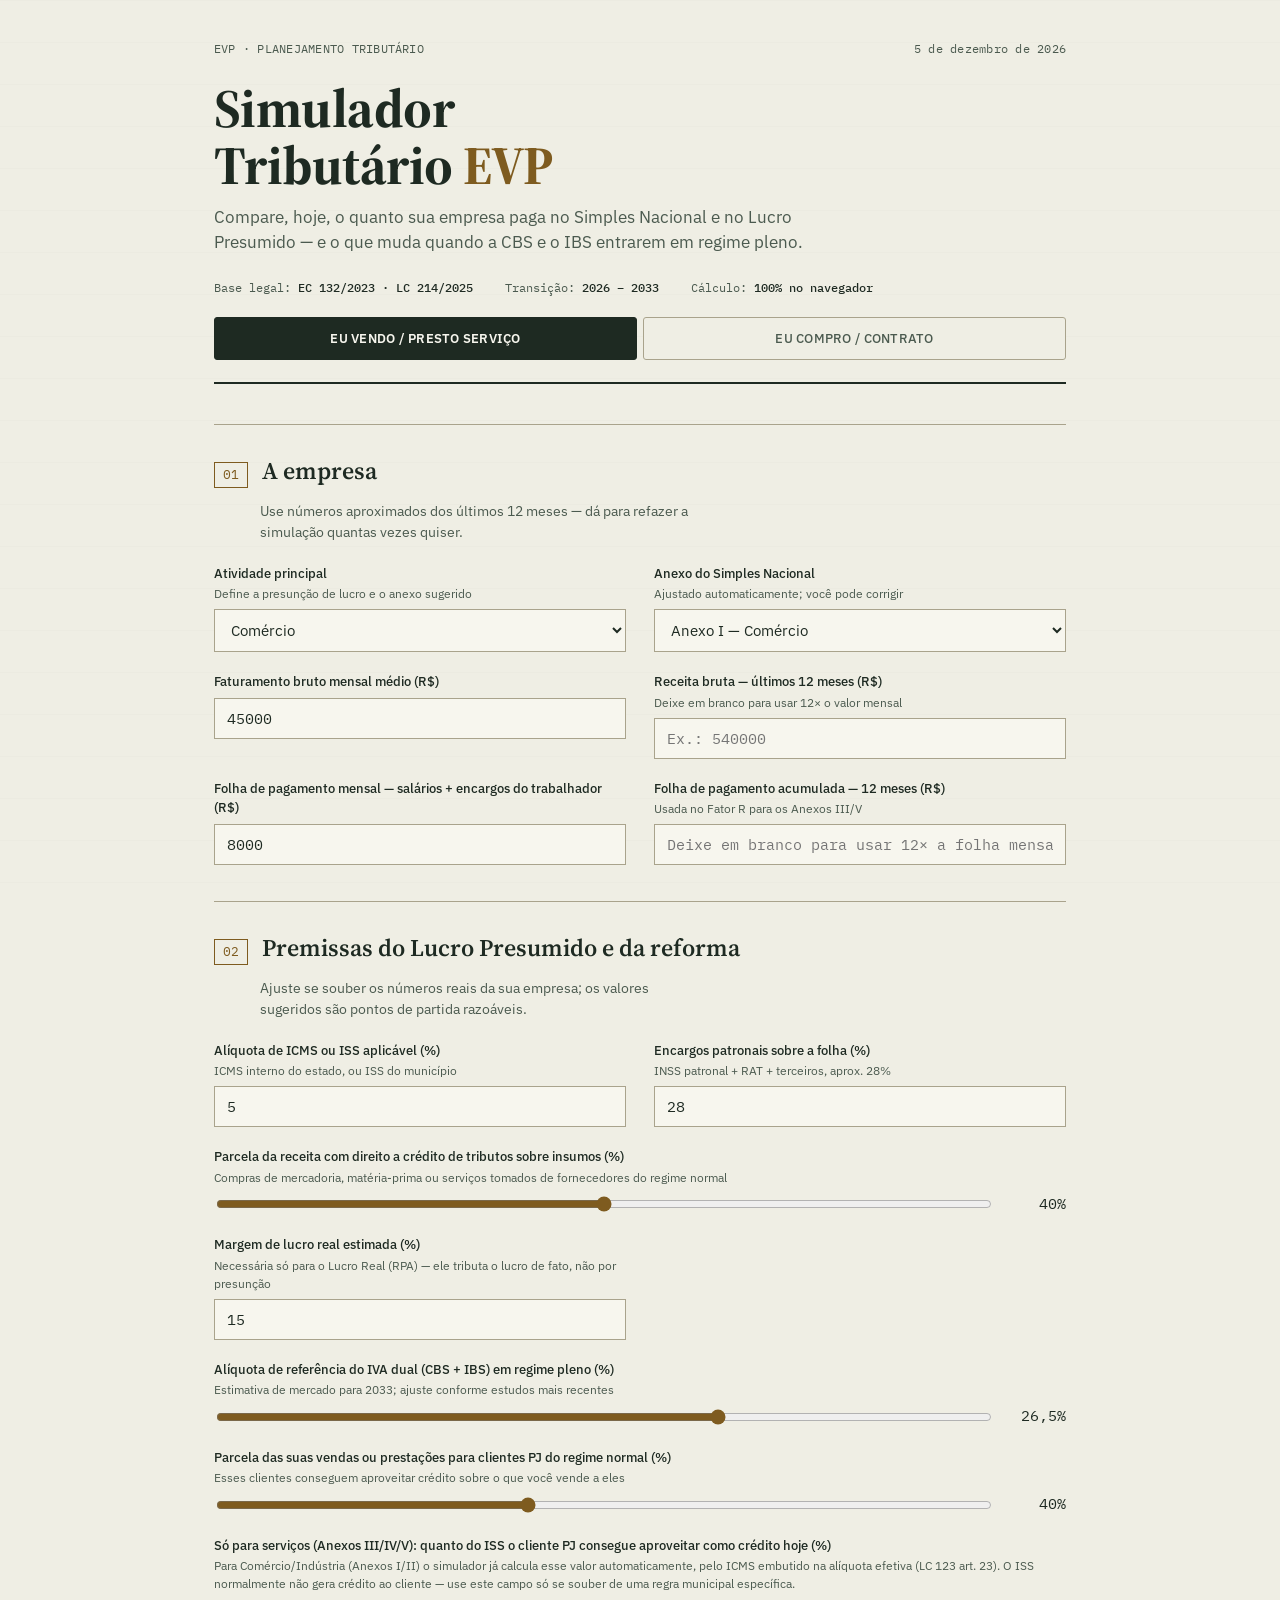
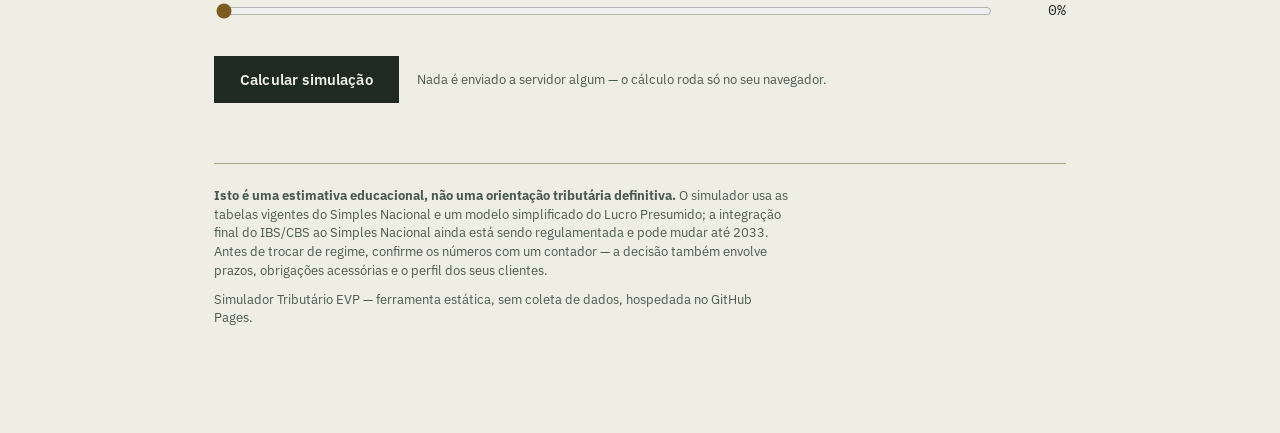
<file: index.html>
<!DOCTYPE html>
<html lang="pt-BR">
<head>
<meta charset="UTF-8">
<meta name="viewport" content="width=device-width, initial-scale=1.0">
<title>Simulador Tributário EVP</title>
<link rel="preconnect" href="https://fonts.googleapis.com">
<link href="https://fonts.googleapis.com/css2?family=Source+Serif+4:opsz,wght@8..60,400;8..60,500;8..60,600;8..60,700&family=IBM+Plex+Sans:wght@400;500;600&family=IBM+Plex+Mono:wght@400;500;600&display=swap" rel="stylesheet">
<link rel="stylesheet" href="styles.css">
</head>
<body>
<div class="wrap">

  <header class="doc">
    <div class="doc-top">
      <span>EVP · PLANEJAMENTO TRIBUTÁRIO</span>
      <span id="today"></span>
    </div>
    <h1 class="title">Simulador<br>Tributário <em>EVP</em></h1>
    <p class="subtitle">Compare, hoje, o quanto sua empresa paga no Simples Nacional e no Lucro Presumido — e o que muda quando a CBS e o IBS entrarem em regime pleno.</p>
    <div class="doc-meta">
      <span>Base legal: <strong>EC 132/2023 · LC 214/2025</strong></span>
      <span>Transição: <strong>2026 – 2033</strong></span>
      <span>Cálculo: <strong>100% no navegador</strong></span>
    </div>
    <nav class="env-switch">
      <a href="index.html" class="active">Eu vendo / presto serviço</a>
      <a href="comprador.html">Eu compro / contrato</a>
    </nav>
  </header>

  <section class="sheet" id="form-section">
    <div class="sheet-head">
      <span class="sheet-num">01</span>
      <h2>A empresa</h2>
    </div>
    <p class="sheet-note">Use números aproximados dos últimos 12 meses — dá para refazer a simulação quantas vezes quiser.</p>

    <div class="grid">
      <div class="field">
        <label for="setor">Atividade principal
          <span class="hint">Define a presunção de lucro e o anexo sugerido</span>
        </label>
        <select id="setor">
          <option value="comercio">Comércio</option>
          <option value="industria">Indústria</option>
          <option value="servicos_geral">Serviços em geral</option>
          <option value="servicos_intelectuais">Serviços intelectuais / regulamentados</option>
        </select>
      </div>

      <div class="field">
        <label for="anexo">Anexo do Simples Nacional
          <span class="hint">Ajustado automaticamente; você pode corrigir</span>
        </label>
        <select id="anexo">
          <option value="I">Anexo I — Comércio</option>
          <option value="II">Anexo II — Indústria</option>
          <option value="III">Anexo III — Serviços</option>
          <option value="IV">Anexo IV — Serviços (sem CPP na alíquota)</option>
          <option value="V">Anexo V — Serviços (Fator R &lt; 28%)</option>
        </select>
      </div>

      <div class="field">
        <label for="faturamentoMensal">Faturamento bruto mensal médio (R$)</label>
        <input type="text" inputmode="numeric" id="faturamentoMensal" placeholder="Ex.: 45000" value="45000">
      </div>

      <div class="field">
        <label for="rbt12">Receita bruta — últimos 12 meses (R$)
          <span class="hint">Deixe em branco para usar 12× o valor mensal</span>
        </label>
        <input type="text" inputmode="numeric" id="rbt12" placeholder="Ex.: 540000">
      </div>

      <div class="field">
        <label for="folhaMensal">Folha de pagamento mensal — salários + encargos do trabalhador (R$)</label>
        <input type="text" inputmode="numeric" id="folhaMensal" placeholder="Ex.: 8000" value="8000">
      </div>

      <div class="field">
        <label for="folha12">Folha de pagamento acumulada — 12 meses (R$)
          <span class="hint">Usada no Fator R para os Anexos III/V</span>
        </label>
        <input type="text" inputmode="numeric" id="folha12" placeholder="Deixe em branco para usar 12× a folha mensal">
      </div>
    </div>
  </section>

  <section class="sheet" id="assumptions-section">
    <div class="sheet-head">
      <span class="sheet-num">02</span>
      <h2>Premissas do Lucro Presumido e da reforma</h2>
    </div>
    <p class="sheet-note">Ajuste se souber os números reais da sua empresa; os valores sugeridos são pontos de partida razoáveis.</p>

    <div class="grid">
      <div class="field">
        <label for="icmsIss">Alíquota de ICMS ou ISS aplicável (%)
          <span class="hint">ICMS interno do estado, ou ISS do município</span>
        </label>
        <input type="text" inputmode="decimal" id="icmsIss" value="5">
      </div>

      <div class="field">
        <label for="encargosFolha">Encargos patronais sobre a folha (%)
          <span class="hint">INSS patronal + RAT + terceiros, aprox. 28%</span>
        </label>
        <input type="text" inputmode="decimal" id="encargosFolha" value="28">
      </div>

      <div class="field span2">
        <label for="creditoPct">Parcela da receita com direito a crédito de tributos sobre insumos (%)
          <span class="hint">Compras de mercadoria, matéria-prima ou serviços tomados de fornecedores do regime normal</span>
        </label>
        <div class="range-row">
          <input type="range" id="creditoPct" min="0" max="80" value="40">
          <output id="creditoPctOut">40%</output>
        </div>
      </div>

      <div class="field">
        <label for="margemReal">Margem de lucro real estimada (%)
          <span class="hint">Necessária só para o Lucro Real (RPA) — ele tributa o lucro de fato, não por presunção</span>
        </label>
        <input type="text" inputmode="decimal" id="margemReal" value="15">
      </div>

      <div class="field span2">
        <label for="ivaRate">Alíquota de referência do IVA dual (CBS + IBS) em regime pleno (%)
          <span class="hint">Estimativa de mercado para 2033; ajuste conforme estudos mais recentes</span>
        </label>
        <div class="range-row">
          <input type="range" id="ivaRate" min="20" max="30" step="0.1" value="26.5">
          <output id="ivaRateOut">26,5%</output>
        </div>
      </div>

      <div class="field span2">
        <label for="pctB2B">Parcela das suas vendas ou prestações para clientes PJ do regime normal (%)
          <span class="hint">Esses clientes conseguem aproveitar crédito sobre o que você vende a eles</span>
        </label>
        <div class="range-row">
          <input type="range" id="pctB2B" min="0" max="100" value="40">
          <output id="pctB2BOut">40%</output>
        </div>
      </div>

      <div class="field span2">
        <label for="repasseSimples">Só para serviços (Anexos III/IV/V): quanto do ISS o cliente PJ consegue aproveitar como crédito hoje (%)
          <span class="hint">Para Comércio/Indústria (Anexos I/II) o simulador já calcula esse valor automaticamente, pelo ICMS embutido na alíquota efetiva (LC 123 art. 23). O ISS normalmente não gera crédito ao cliente — use este campo só se souber de uma regra municipal específica.</span>
        </label>
        <div class="range-row">
          <input type="range" id="repasseSimples" min="0" max="100" value="0">
          <output id="repasseSimplesOut">0%</output>
        </div>
      </div>
    </div>

    <div class="btn-row">
      <button class="calc" id="calcBtn">Calcular simulação</button>
      <span class="btn-caption">Nada é enviado a servidor algum — o cálculo roda só no seu navegador.</span>
    </div>
  </section>

  <section class="sheet" id="results">
    <div class="sheet-head">
      <span class="sheet-num">03</span>
      <h2>Resultado da simulação</h2>
    </div>

    <div class="tabs" role="tablist">
      <button class="tab-btn active" id="tabBtnCarga" role="tab" aria-selected="true">Carga tributária</button>
      <button class="tab-btn" id="tabBtnCredito" role="tab" aria-selected="false">Créditos tomados e repassados</button>
    </div>

    <div class="tab-panel" id="panelCarga">
      <div class="verdict" id="verdict"></div>

      <table class="compare" id="compareTable">
        <caption>Carga tributária mensal estimada, por regime</caption>
        <thead>
          <tr>
            <th>Regime</th>
            <th class="num">Carga mensal</th>
            <th class="num">Alíquota efetiva</th>
          </tr>
        </thead>
        <tbody id="compareBody"></tbody>
      </table>

      <details class="breakdown" id="bkSimples">
        <summary>Ver como o Simples Nacional foi calculado</summary>
        <div id="bkSimplesBody"></div>
      </details>

      <details class="breakdown" id="bkPresumido">
        <summary>Ver como o Lucro Presumido foi calculado</summary>
        <div id="bkPresumidoBody"></div>
      </details>

      <details class="breakdown" id="bkRPA">
        <summary>Ver como o Lucro Real (RPA) foi calculado</summary>
        <div id="bkRPABody"></div>
      </details>

      <details class="breakdown" id="bkReforma">
        <summary>Ver como a projeção com IVA pleno foi calculada</summary>
        <div id="bkReformaBody"></div>
      </details>

      <p class="reform-note">A transição vale para todos até 2033. Empresas do Simples decidem em setembro/2026 se querem migrar para 2027, e — a partir de 2027 — podem apurar o IBS/CBS "por fora" do DAS se isso gerar mais crédito para seus clientes. Essa decisão depende de quem são seus clientes (pessoa física ou jurídica) e é justamente o que a aba de créditos ao lado tenta medir.</p>
    </div>

    <div class="tab-panel" id="panelCredito" hidden>
      <div class="verdict" id="verdictCredito"></div>

      <table class="compare" id="creditTable">
        <caption>Crédito tributário mensal, por regime</caption>
        <thead>
          <tr>
            <th>Regime</th>
            <th class="num">Crédito tomado nas compras</th>
            <th class="num">Crédito repassado ao cliente PJ</th>
          </tr>
        </thead>
        <tbody id="creditBody"></tbody>
      </table>

      <details class="breakdown" id="bkCredito" open>
        <summary>Como esses números foram calculados</summary>
        <div id="bkCreditoBody"></div>
      </details>

      <p class="reform-note">"Crédito tomado" é o quanto sua empresa consegue abater de imposto ao comprar insumos ou mercadorias. "Crédito repassado" é o quanto do imposto embutido na sua nota o seu cliente PJ do regime normal consegue usar para abater o imposto dele — quanto maior esse número, mais competitiva fica sua nota fiscal para quem compra de você.</p>

      <div class="verdict" id="verdictHibrido" style="margin-top:28px;"></div>

      <table class="compare" id="hibridoTable">
        <caption>Se esta empresa está no Simples: crédito repassado ao cliente PJ (Lucro Presumido ou Real), por opção de apuração na transição</caption>
        <thead>
          <tr>
            <th>Opção de apuração do Simples</th>
            <th class="num">Crédito que o cliente PJ aproveita</th>
          </tr>
        </thead>
        <tbody id="hibridoBody"></tbody>
      </table>

      <p class="reform-note">A partir de 2027, quem é do Simples pode optar por apurar o IBS/CBS <strong>dentro</strong> do DAS (como hoje) ou <strong>por fora</strong>, no regime não cumulativo pleno — nesse caso o cliente aproveita 100% do imposto destacado na nota, igual a um fornecedor do Lucro Real. Migrar pode tornar sua venda mais competitiva para clientes PJ, mas normalmente significa abrir mão da simplicidade do DAS para essa parcela do imposto. A regulamentação final dessa opção ainda está em curso — trate os números abaixo como uma estimativa para apoiar a decisão, não como o valor exato que sairá na lei.</p>
    </div>

  </section>

  <footer>
    <p><strong>Isto é uma estimativa educacional, não uma orientação tributária definitiva.</strong> O simulador usa as tabelas vigentes do Simples Nacional e um modelo simplificado do Lucro Presumido; a integração final do IBS/CBS ao Simples Nacional ainda está sendo regulamentada e pode mudar até 2033. Antes de trocar de regime, confirme os números com um contador — a decisão também envolve prazos, obrigações acessórias e o perfil dos seus clientes.</p>
    <p>Simulador Tributário EVP — ferramenta estática, sem coleta de dados, hospedada no GitHub Pages.</p>
  </footer>

</div>

<script src="helpers.js"></script>
<script>
(function(){
  const $ = (id) => document.getElementById(id);

  $('today').textContent = new Date().toLocaleDateString('pt-BR', { year:'numeric', month:'long', day:'numeric' });

  // fmtBRL, fmtPct e parseNum agora vêm de helpers.js (compartilhado com comprador.html)

  // ---------- Simples Nacional tables (LC 123/2006, faixas vigentes) ----------
  const TABLES = {
    I:   [[180000,0.040,0],[360000,0.073,5940],[720000,0.095,13860],[1800000,0.107,22500],[3600000,0.143,87300],[4800000,0.190,378000]],
    II:  [[180000,0.045,0],[360000,0.078,5940],[720000,0.100,13860],[1800000,0.112,22500],[3600000,0.147,85500],[4800000,0.300,720000]],
    III: [[180000,0.060,0],[360000,0.112,9360],[720000,0.135,17640],[1800000,0.160,35640],[3600000,0.210,125640],[4800000,0.330,648000]],
    IV:  [[180000,0.045,0],[360000,0.090,8100],[720000,0.102,12420],[1800000,0.140,39780],[3600000,0.220,183780],[4800000,0.330,828000]],
    V:   [[180000,0.155,0],[360000,0.180,4500],[720000,0.195,9900],[1800000,0.205,17100],[3600000,0.230,62100],[4800000,0.305,540000]],
  };

  function faixaFor(table, rbt12){
    for (let i = 0; i < table.length; i++){
      const [limit, aliq, deduz] = table[i];
      if (rbt12 <= limit) return { index: i, limit, aliq, deduz, excedeuTeto: false };
    }
    // RBT12 acima de R$ 4.800.000: a empresa já estaria excluída do Simples.
    // Em vez de quebrar (bug anterior retornava null aqui), usamos a última
    // faixa como referência ilustrativa e sinalizamos o excesso de teto.
    const i = table.length - 1;
    const [limit, aliq, deduz] = table[i];
    return { index: i, limit, aliq, deduz, excedeuTeto: true };
  }

  // Percentual de ICMS/ISS embutido na alíquota efetiva do Simples, por
  // anexo e faixa (Resolução CGSN — Anexos I a V, tabelas de repartição).
  // Usado para calcular com precisão o crédito de ICMS que a LC 123/2006,
  // art. 23, permite repassar ao cliente PJ do regime normal (só Anexos
  // I e II geram esse crédito; ISS, nos Anexos III/IV/V, normalmente não
  // gera crédito ao cliente, por isso não entra aqui).
  const REPARTICAO_ICMS = {
    I:  [0.340, 0.340, 0.335, 0.335, 0.335, 0],
    II: [0.320, 0.320, 0.320, 0.320, 0.320, 0],
  };

  function calcSimples(anexoInput, setor, rbt12, faturamentoMensal, folha12){
    let anexoUsado = anexoInput;
    let fatorR = null;
    if (anexoInput === 'III' || anexoInput === 'V'){
      fatorR = rbt12 > 0 ? (folha12 / rbt12) : 0;
      anexoUsado = fatorR >= 0.28 ? 'III' : 'V';
    }
    const table = TABLES[anexoUsado];
    const f = faixaFor(table, rbt12);
    const aliqEfetiva = rbt12 > 0 ? ((rbt12 * f.aliq) - f.deduz) / rbt12 : f.aliq;
    let dasMensal = faturamentoMensal * aliqEfetiva;
    let cppExtra = 0;
    if (anexoUsado === 'IV'){
      cppExtra = 0.20 * (folha12 / 12);
      dasMensal += cppExtra;
    }
    // Parte do DAS (antes do CPP à parte do Anexo IV) que corresponde a
    // ICMS — só existe para Anexos I e II (produto). É a base do crédito
    // que a LC 123/2006, art. 23, permite repassar ao cliente PJ.
    const reparticaoIcmsPct = REPARTICAO_ICMS[anexoUsado] ? REPARTICAO_ICMS[anexoUsado][f.index] : null;
    const valorIcmsNoDas = reparticaoIcmsPct !== null ? dasMensal * reparticaoIcmsPct : null;
    return {
      anexoUsado, fatorR, aliqNominal: f.aliq, deduz: f.deduz, aliqEfetiva,
      dasMensal, cppExtra, total: dasMensal,
      faixaIndex: f.index, excedeuTeto: f.excedeuTeto,
      reparticaoIcmsPct, valorIcmsNoDas
    };
  }

  // ---------- Lucro Presumido ----------
  function calcPresumido(setor, faturamentoMensal, folhaMensal, icmsIssPct, encargosFolhaPct){
    const servico = (setor === 'servicos_geral' || setor === 'servicos_intelectuais');
    const presIRPJ = servico ? 0.32 : 0.08;
    const presCSLL = servico ? 0.32 : 0.12;

    const baseIRPJ = faturamentoMensal * presIRPJ;
    const baseCSLL = faturamentoMensal * presCSLL;

    const irpj = baseIRPJ * 0.15;
    const adicional = Math.max(0, baseIRPJ - 20000) * 0.10;
    const csll = baseCSLL * 0.09;
    const pis = faturamentoMensal * 0.0065;
    const cofins = faturamentoMensal * 0.03;
    const icmsIss = faturamentoMensal * (icmsIssPct / 100);
    const cpp = folhaMensal * (encargosFolhaPct / 100);

    const total = irpj + adicional + csll + pis + cofins + icmsIss + cpp;
    return { presIRPJ, presCSLL, irpj, adicional, csll, pis, cofins, icmsIss, cpp, total, servico };
  }

  // ---------- Lucro Real (RPA) ----------
  function calcRPA(setor, faturamentoMensal, folhaMensal, encargosFolhaPct, icmsIssPct, margemRealPct, comprasComCredito){
    const servico = (setor === 'servicos_geral' || setor === 'servicos_intelectuais');
    const margem = margemRealPct / 100;

    const baseLucro = faturamentoMensal * margem;
    const irpj = baseLucro * 0.15;
    const adicional = Math.max(0, baseLucro - 20000) * 0.10;
    const csll = baseLucro * 0.09;

    // PIS/COFINS não cumulativos: débito sobre a receita, crédito sobre as compras
    const pisDebito = faturamentoMensal * 0.0165;
    const pisCredito = comprasComCredito * 0.0165;
    const pis = Math.max(0, pisDebito - pisCredito);

    const cofinsDebito = faturamentoMensal * 0.076;
    const cofinsCredito = comprasComCredito * 0.076;
    const cofins = Math.max(0, cofinsDebito - cofinsCredito);

    // ICMS (produto) não cumulativo, pela alíquota informada — ISS (serviço) segue cumulativo, sem crédito
    let icmsIss = 0, icmsDebito = 0, icmsCredito = 0;
    if (servico){
      icmsIss = faturamentoMensal * (icmsIssPct / 100);
    } else {
      icmsDebito = faturamentoMensal * (icmsIssPct / 100);
      icmsCredito = comprasComCredito * (icmsIssPct / 100);
      icmsIss = Math.max(0, icmsDebito - icmsCredito);
    }

    const cpp = folhaMensal * (encargosFolhaPct / 100);
    const total = irpj + adicional + csll + pis + cofins + icmsIss + cpp;

    return { servico, margem, baseLucro, irpj, adicional, csll, pis, cofins, icmsIss, icmsCredito, pisCredito, cofinsCredito, cpp, total };
  }

  // ---------- Projeção — IVA pleno (CBS+IBS, cenário 2033) ----------
  function calcReforma(faturamentoMensal, folhaMensal, encargosFolhaPct, rpa, creditoPct, ivaRatePct){
    const ivaRate = ivaRatePct / 100;
    const debito = faturamentoMensal * ivaRate;
    const credito = faturamentoMensal * (creditoPct / 100) * ivaRate;
    const ivaLiquido = Math.max(0, debito - credito);
    const cpp = folhaMensal * (encargosFolhaPct / 100);
    const total = rpa.irpj + rpa.adicional + rpa.csll + cpp + ivaLiquido;
    return { debito, credito, ivaLiquido, cpp, irpj: rpa.irpj, adicional: rpa.adicional, csll: rpa.csll, total };
  }

  // ---------- Créditos tomados e repassados ----------
  function calcCreditos(setor, faturamentoMensal, comprasComCredito, icmsIssPct, simples, presumido, rpa, reforma, pctB2BVal, repasseSimplesPct, ivaRateVal){
    const servico = (setor === 'servicos_geral' || setor === 'servicos_intelectuais');
    const b2b = pctB2BVal / 100;

    // Crédito tomado nas compras (o que a própria empresa abate)
    const tomadoSimples = 0; // Simples normalmente não se apropria de créditos de ICMS/PIS/COFINS
    const tomadoPresumido = servico ? 0 : comprasComCredito * (icmsIssPct / 100); // só ICMS; PIS/COFINS é cumulativo no Presumido
    const tomadoRPA = rpa.pisCredito + rpa.cofinsCredito + (servico ? 0 : rpa.icmsCredito); // não cumulativo pleno, já hoje
    const tomadoReforma = reforma.credito; // IBS/CBS não cumulativo pleno

    // Crédito repassado ao cliente PJ do regime normal (pondera pela fatia B2B).
    // Para Anexos I/II (produto), usamos o valor real de ICMS embutido no DAS
    // (LC 123/2006, art. 23) em vez de uma estimativa manual. Para Anexos
    // III/IV/V (serviço), o ISS normalmente não gera crédito ao cliente da
    // mesma forma que o ICMS, então mantemos o percentual manual como
    // estimativa de referência (ex.: municípios com regras específicas).
    const repassadoSimples = simples.valorIcmsNoDas !== null
      ? simples.valorIcmsNoDas * b2b
      : simples.total * (repasseSimplesPct / 100) * b2b;
    const repassadoPresumido = (servico ? 0 : presumido.icmsIss) * b2b; // só ICMS é repassável; PIS/COFINS cumulativo não gera crédito
    const debitoRPA = faturamentoMensal * (0.0165 + 0.076) + (servico ? 0 : faturamentoMensal * (icmsIssPct / 100));
    const repassadoRPA = debitoRPA * b2b; // já não cumulativo hoje: repassa o imposto destacado por inteiro
    const debitoReforma = faturamentoMensal * (ivaRateVal / 100);
    const repassadoReforma = debitoReforma * b2b; // IBS/CBS pleno: 100% do destacado é creditável

    return {
      tomadoSimples, tomadoPresumido, tomadoRPA, tomadoReforma,
      repassadoSimples, repassadoPresumido, repassadoRPA, repassadoReforma,
      debitoRPA, debitoReforma, servico
    };
  }

  // (A simulação do lado do comprador/contratante agora vive em comprador.html)

  // ---------- UI wiring ----------
  const setorSel = $('setor');
  const anexoSel = $('anexo');

  function suggestAnexo(){
    const map = { comercio:'I', industria:'II', servicos_geral:'III', servicos_intelectuais:'V' };
    anexoSel.value = map[setorSel.value] || 'III';
  }
  setorSel.addEventListener('change', suggestAnexo);
  suggestAnexo();

  const creditoPct = $('creditoPct'), creditoPctOut = $('creditoPctOut');
  creditoPct.addEventListener('input', () => creditoPctOut.textContent = creditoPct.value + '%');
  const ivaRate = $('ivaRate'), ivaRateOut = $('ivaRateOut');
  ivaRate.addEventListener('input', () => ivaRateOut.textContent = parseFloat(ivaRate.value).toLocaleString('pt-BR',{minimumFractionDigits:1}) + '%');

  const pctB2B = $('pctB2B'), pctB2BOut = $('pctB2BOut');
  pctB2B.addEventListener('input', () => pctB2BOut.textContent = pctB2B.value + '%');
  const repasseSimples = $('repasseSimples'), repasseSimplesOut = $('repasseSimplesOut');
  repasseSimples.addEventListener('input', () => repasseSimplesOut.textContent = repasseSimples.value + '%');

  const tabBtnCarga = $('tabBtnCarga'), tabBtnCredito = $('tabBtnCredito');
  const panelCarga = $('panelCarga'), panelCredito = $('panelCredito');
  function showTab(which){
    panelCarga.hidden = which !== 'carga';
    panelCredito.hidden = which !== 'credito';
    tabBtnCarga.classList.toggle('active', which === 'carga');
    tabBtnCredito.classList.toggle('active', which === 'credito');
    tabBtnCarga.setAttribute('aria-selected', which === 'carga');
    tabBtnCredito.setAttribute('aria-selected', which === 'credito');
  }
  tabBtnCarga.addEventListener('click', () => showTab('carga'));
  tabBtnCredito.addEventListener('click', () => showTab('credito'));

  $('calcBtn').addEventListener('click', () => {
    const setor = setorSel.value;
    const anexo = anexoSel.value;
    const faturamentoMensal = parseNum($('faturamentoMensal').value) || 0;
    let rbt12 = parseNum($('rbt12').value);
    if (!rbt12) rbt12 = faturamentoMensal * 12;
    const folhaMensal = parseNum($('folhaMensal').value) || 0;
    let folha12 = parseNum($('folha12').value);
    if (!folha12) folha12 = folhaMensal * 12;
    const icmsIssPct = parseNum($('icmsIss').value);
    const encargosFolhaPct = parseNum($('encargosFolha').value);
    const creditoPctVal = parseFloat(creditoPct.value);
    const margemRealPct = parseNum($('margemReal').value);
    const ivaRateVal = parseFloat(ivaRate.value);

    if (faturamentoMensal <= 0){
      alert('Informe o faturamento mensal para calcular.');
      return;
    }

    const simples = calcSimples(anexo, setor, rbt12, faturamentoMensal, folha12);
    const presumido = calcPresumido(setor, faturamentoMensal, folhaMensal, icmsIssPct, encargosFolhaPct);
    const comprasComCredito = faturamentoMensal * (creditoPctVal / 100);
    const rpa = calcRPA(setor, faturamentoMensal, folhaMensal, encargosFolhaPct, icmsIssPct, margemRealPct, comprasComCredito);
    const reforma = calcReforma(faturamentoMensal, folhaMensal, encargosFolhaPct, rpa, creditoPctVal, ivaRateVal);

    // Comparação hoje: Simples, Presumido e Lucro Real (RPA)
    const rows = [
      { label: `Simples Nacional (Anexo ${simples.anexoUsado})`, total: simples.total, aliq: simples.aliqEfetiva },
      { label: 'Lucro Presumido', total: presumido.total, aliq: presumido.total / faturamentoMensal },
      { label: 'Lucro Real (RPA)', total: rpa.total, aliq: rpa.total / faturamentoMensal },
    ];
    let best = 0;
    rows.forEach((r, i) => { if (r.total < rows[best].total) best = i; });

    const tbody = $('compareBody');
    tbody.innerHTML = '';
    rows.forEach((r, i) => {
      const tr = document.createElement('tr');
      if (i === best) tr.className = 'best';
      tr.innerHTML = `<td>${r.label}</td><td class="num">${fmtBRL(r.total)}</td><td class="num">${fmtPct(r.aliq*100)}</td>`;
      tbody.appendChild(tr);
    });
    const trReforma = document.createElement('tr');
    trReforma.innerHTML = `<td>Lucro Real (RPA) com IVA pleno — projeção 2033</td><td class="num">${fmtBRL(reforma.total)}</td><td class="num">${fmtPct(reforma.total/faturamentoMensal*100)}</td>`;
    tbody.appendChild(trReforma);

    // Verdict
    const second = rows.map((r,i)=>i).filter(i=>i!==best).reduce((a,b)=> rows[a].total<rows[b].total?a:b);
    const diff = Math.abs(rows[best].total - rows[second].total);
    const cheaper = rows[best].label;
    const verdict = $('verdict');
    let reformNote;
    if (reforma.total < rows[best].total){
      reformNote = `Na projeção de IVA pleno (2033), com os créditos informados, a carga cai para <span class="savings">${fmtBRL(reforma.total)}</span> — vale reavaliar o regime à medida que a reforma avança, principalmente se boa parte dos seus custos gerar crédito.`;
    } else {
      reformNote = `Na projeção de IVA pleno (2033), a carga estimada sobe para <span class="savings negative">${fmtBRL(reforma.total)}</span> em relação à melhor opção de hoje — o efeito tende a ser menor se você conseguir aproveitar mais créditos sobre seus insumos.`;
    }

    verdict.innerHTML = `
      <h3>Hoje, ${cheaper} sai mais barato para esta empresa</h3>
      <p>Diferença mensal estimada para a segunda opção mais barata: <span class="savings">${fmtBRL(diff)}</span> (${fmtBRL(diff*12)} ao ano).</p>
      <p>${reformNote}</p>
      <p>O Simples Nacional segue protegido pela EC 132/2023 durante toda a transição; a diferença real a partir de 2027 depende de você optar por apurar o IBS/CBS dentro ou "por fora" do DAS — isso vale mais a pena quando seus clientes são empresas que aproveitam o crédito.</p>
    `;

    // Breakdowns
    $('bkSimplesBody').innerHTML = `
      ${simples.excedeuTeto ? `<p style="color:var(--brick); font-weight:600; margin:0 0 12px;">⚠ RBT12 acima de R$ 4.800.000 — nesse patamar a empresa já estaria excluída do Simples Nacional. O cálculo abaixo usa a 6ª faixa apenas como referência ilustrativa.</p>` : ''}
      <div class="bk-row"><span>Anexo utilizado</span><span>${simples.anexoUsado}${simples.fatorR!==null ? ' (Fator R: '+fmtPct(simples.fatorR*100)+')' : ''}</span></div>
      <div class="bk-row"><span>Alíquota nominal da faixa</span><span>${fmtPct(simples.aliqNominal*100)}</span></div>
      <div class="bk-row"><span>Parcela a deduzir (anual)</span><span>${fmtBRL(simples.deduz)}</span></div>
      <div class="bk-row"><span>Alíquota efetiva</span><span>${fmtPct(simples.aliqEfetiva*100)}</span></div>
      ${simples.cppExtra ? `<div class="bk-row"><span>CPP patronal (Anexo IV, à parte)</span><span>${fmtBRL(simples.cppExtra)}</span></div>` : ''}
      ${simples.valorIcmsNoDas !== null ? `<div class="bk-row"><span>ICMS embutido no DAS (base do crédito ao cliente PJ — LC 123 art. 23)</span><span>${fmtBRL(simples.valorIcmsNoDas)}</span></div>` : ''}
      <div class="bk-row"><span>Total mensal (DAS)</span><span>${fmtBRL(simples.total)}</span></div>
    `;

    $('bkPresumidoBody').innerHTML = `
      <div class="bk-row"><span>Base de presunção — IRPJ (${fmtPct(presumido.presIRPJ*100)})</span><span>${fmtBRL(presumido.irpj)}</span></div>
      <div class="bk-row"><span>Adicional de IRPJ (10% acima de R$ 20.000)</span><span>${fmtBRL(presumido.adicional)}</span></div>
      <div class="bk-row"><span>CSLL (${fmtPct(presumido.presCSLL*100)} de base)</span><span>${fmtBRL(presumido.csll)}</span></div>
      <div class="bk-row"><span>PIS (0,65% da receita)</span><span>${fmtBRL(presumido.pis)}</span></div>
      <div class="bk-row"><span>COFINS (3% da receita)</span><span>${fmtBRL(presumido.cofins)}</span></div>
      <div class="bk-row"><span>${presumido.servico ? 'ISS' : 'ICMS'} estimado</span><span>${fmtBRL(presumido.icmsIss)}</span></div>
      <div class="bk-row"><span>CPP + encargos sobre a folha</span><span>${fmtBRL(presumido.cpp)}</span></div>
      <div class="bk-row"><span>Total mensal</span><span>${fmtBRL(presumido.total)}</span></div>
    `;

    $('bkRPABody').innerHTML = `
      <div class="bk-row"><span>Base de lucro real (${fmtPct(rpa.margem*100)} de margem informada)</span><span>${fmtBRL(rpa.baseLucro)}</span></div>
      <div class="bk-row"><span>IRPJ (15% da base)</span><span>${fmtBRL(rpa.irpj)}</span></div>
      <div class="bk-row"><span>Adicional de IRPJ (10% acima de R$ 20.000)</span><span>${fmtBRL(rpa.adicional)}</span></div>
      <div class="bk-row"><span>CSLL (9% da base)</span><span>${fmtBRL(rpa.csll)}</span></div>
      <div class="bk-row"><span>PIS não cumulativo (1,65%, já descontado o crédito de ${fmtBRL(rpa.pisCredito)})</span><span>${fmtBRL(rpa.pis)}</span></div>
      <div class="bk-row"><span>COFINS não cumulativo (7,6%, já descontado o crédito de ${fmtBRL(rpa.cofinsCredito)})</span><span>${fmtBRL(rpa.cofins)}</span></div>
      <div class="bk-row"><span>${rpa.servico ? 'ISS estimado (cumulativo)' : 'ICMS não cumulativo (líquido do crédito)'}</span><span>${fmtBRL(rpa.icmsIss)}</span></div>
      <div class="bk-row"><span>CPP + encargos sobre a folha</span><span>${fmtBRL(rpa.cpp)}</span></div>
      <div class="bk-row"><span>Total mensal</span><span>${fmtBRL(rpa.total)}</span></div>
    `;

    $('bkReformaBody').innerHTML = `
      <div class="bk-row"><span>Débito de IBS/CBS sobre a receita</span><span>${fmtBRL(reforma.debito)}</span></div>
      <div class="bk-row"><span>Crédito sobre insumos (${creditoPctVal}% da receita)</span><span>-${fmtBRL(reforma.credito)}</span></div>
      <div class="bk-row"><span>IBS/CBS líquido</span><span>${fmtBRL(reforma.ivaLiquido)}</span></div>
      <div class="bk-row"><span>IRPJ + adicional</span><span>${fmtBRL(reforma.irpj + reforma.adicional)}</span></div>
      <div class="bk-row"><span>CSLL</span><span>${fmtBRL(reforma.csll)}</span></div>
      <div class="bk-row"><span>CPP + encargos sobre a folha</span><span>${fmtBRL(reforma.cpp)}</span></div>
      <div class="bk-row"><span>Total mensal projetado</span><span>${fmtBRL(reforma.total)}</span></div>
    `;

    // Créditos tomados e repassados
    const cred = calcCreditos(setor, faturamentoMensal, comprasComCredito, icmsIssPct, simples, presumido, rpa, reforma, parseFloat(pctB2B.value), parseFloat(repasseSimples.value), ivaRateVal);

    const creditRows = [
      { label: `Simples Nacional (Anexo ${simples.anexoUsado})`, tomado: cred.tomadoSimples, repassado: cred.repassadoSimples },
      { label: 'Lucro Presumido', tomado: cred.tomadoPresumido, repassado: cred.repassadoPresumido },
      { label: 'Lucro Real (RPA)', tomado: cred.tomadoRPA, repassado: cred.repassadoRPA },
      { label: 'Regime pleno — IVA (2033)', tomado: cred.tomadoReforma, repassado: cred.repassadoReforma },
    ];
    const creditBody = $('creditBody');
    creditBody.innerHTML = '';
    creditRows.forEach(r => {
      const tr = document.createElement('tr');
      tr.innerHTML = `<td>${r.label}</td><td class="num">${fmtBRL(r.tomado)}</td><td class="num">${fmtBRL(r.repassado)}</td>`;
      creditBody.appendChild(tr);
    });

    const repassadoHojeMap = [cred.repassadoSimples, cred.repassadoPresumido, cred.repassadoRPA];
    const repassadoHoje = repassadoHojeMap[best];
    const regimeHojeLabel = rows[best].label;
    const ganhoRepasse = cred.repassadoReforma - repassadoHoje;
    const verdictCredito = $('verdictCredito');
    verdictCredito.innerHTML = `
      <h3>${repassadoHoje < cred.repassadoReforma * 0.5 ? 'Sua nota fiscal repassa pouco crédito hoje' : 'Sua nota fiscal já repassa uma parcela razoável de crédito'}</h3>
      <p>Hoje, no ${regimeHojeLabel} (seu regime mais barato agora), seus clientes PJ do regime normal conseguem aproveitar cerca de <span class="savings">${fmtBRL(repassadoHoje)}</span> por mês em crédito sobre o que compram de você.</p>
      <p>Em um cenário de IVA pleno, isso subiria para <span class="savings">${fmtBRL(cred.repassadoReforma)}</span> — uma diferença de <span class="savings">${fmtBRL(Math.abs(ganhoRepasse))}</span>, que tende a tornar sua nota mais competitiva para quem compra de você, especialmente se a fatia de clientes PJ crescer.</p>
      <p>Quanto maior a parcela dos seus insumos com direito a crédito, maior também o abatimento que você mesmo consegue tomar — hoje isso já acontece de forma plena no Lucro Real, parcialmente no Presumido (via ICMS), e quase não existe no Simples.</p>
    `;

    $('bkCreditoBody').innerHTML = `
      <div class="bk-row"><span>Compras/insumos com direito a crédito (estimado)</span><span>${fmtBRL(comprasComCredito)}</span></div>
      <div class="bk-row"><span>Simples — crédito tomado nas compras</span><span>${fmtBRL(cred.tomadoSimples)} (regra geral: não se apropria)</span></div>
      <div class="bk-row"><span>Presumido — crédito tomado (só ${cred.servico ? 'ISS, geralmente não gera crédito' : 'ICMS'})</span><span>${fmtBRL(cred.tomadoPresumido)}</span></div>
      <div class="bk-row"><span>Regime pleno — crédito tomado (IBS/CBS não cumulativo)</span><span>${fmtBRL(cred.tomadoReforma)}</span></div>
      <div class="bk-row"><span>Débito de IVA pleno destacado na nota (100% da alíquota)</span><span>${fmtBRL(cred.debitoReforma)}</span></div>
      <div class="bk-row"><span>Parcela das vendas para clientes PJ do regime normal</span><span>${pctB2B.value}%</span></div>
    `;

    // Simples na transição: DAS integral vs. apuração híbrida do IBS/CBS
    // (a opção "híbrida" já é matematicamente igual ao regime pleno projetado
    // — cred.repassadoReforma — porque é exatamente essa a mecânica: a parte
    // do IBS/CBS que sai do DAS passa a operar como não cumulativa plena).
    const hibridoBody = $('hibridoBody');
    hibridoBody.innerHTML = '';
    const hibridoRows = [
      { label: 'Permanece 100% dentro do DAS (regra padrão)', valor: cred.repassadoSimples },
      { label: 'Apura o IBS/CBS por fora do DAS — híbrido (a partir de 2027)', valor: cred.repassadoReforma },
    ];
    let bestHibrido = hibridoRows[1].valor >= hibridoRows[0].valor ? 1 : 0;
    hibridoRows.forEach((r, i) => {
      const tr = document.createElement('tr');
      if (i === bestHibrido) tr.className = 'best';
      tr.innerHTML = `<td>${r.label}</td><td class="num">${fmtBRL(r.valor)}</td>`;
      hibridoBody.appendChild(tr);
    });

    const diffHibrido = hibridoRows[1].valor - hibridoRows[0].valor;
    const verdictHibrido = $('verdictHibrido');
    if (Math.abs(diffHibrido) < 1){
      verdictHibrido.innerHTML = `
        <h3>Para esta simulação, o crédito repassado quase não muda entre as duas opções</h3>
        <p>Com os números informados, migrar para a apuração híbrida não altera de forma relevante o crédito que seu cliente PJ aproveita — a decisão de migrar deve pesar mais outros fatores, como a complexidade de apurar o IBS/CBS por fora do DAS.</p>
      `;
    } else if (diffHibrido > 0){
      verdictHibrido.innerHTML = `
        <h3>Migrar para o híbrido tornaria sua nota mais competitiva para clientes do Lucro Real ou Presumido</h3>
        <p>Permanecendo 100% no DAS, seu cliente PJ aproveita cerca de <span class="savings">${fmtBRL(hibridoRows[0].valor)}</span> por mês em crédito. Se você optasse pela apuração híbrida a partir de 2027, esse crédito subiria para <span class="savings">${fmtBRL(hibridoRows[1].valor)}</span> — uma diferença de <span class="savings">${fmtBRL(diffHibrido)}</span> por mês a favor do cliente.</p>
        <p>Isso pode pesar a favor da migração se seus clientes forem, principalmente, empresas do Lucro Real ou Presumido sensíveis a esse crédito — mas normalmente tem como contrapartida abrir mão da simplicidade de apurar tudo dentro do DAS. Vale considerar isso junto com o resultado do Lucro Real projetado (aba "Carga tributária") antes de decidir.</p>
      `;
    } else {
      verdictHibrido.innerHTML = `
        <h3>Para este caso, ficar dentro do DAS já entrega um crédito melhor (ou igual) ao cliente</h3>
        <p>Com os números informados, permanecer 100% dentro do DAS já repassa <span class="savings">${fmtBRL(hibridoRows[0].valor)}</span> por mês em crédito ao seu cliente PJ, na mesma ordem de grandeza do cenário híbrido (<span class="savings">${fmtBRL(hibridoRows[1].valor)}</span>). Isso costuma acontecer com Comércio/Indústria (Anexos I/II), já que o ICMS embutido no DAS já é bastante próximo do que seria repassado no regime pleno.</p>
      `;
    }

    $('results').style.display = 'block';
    showTab('carga');
    $('results').scrollIntoView({ behavior:'smooth', block:'start' });
  });
})();
</script>
</body>
</html>
</file>
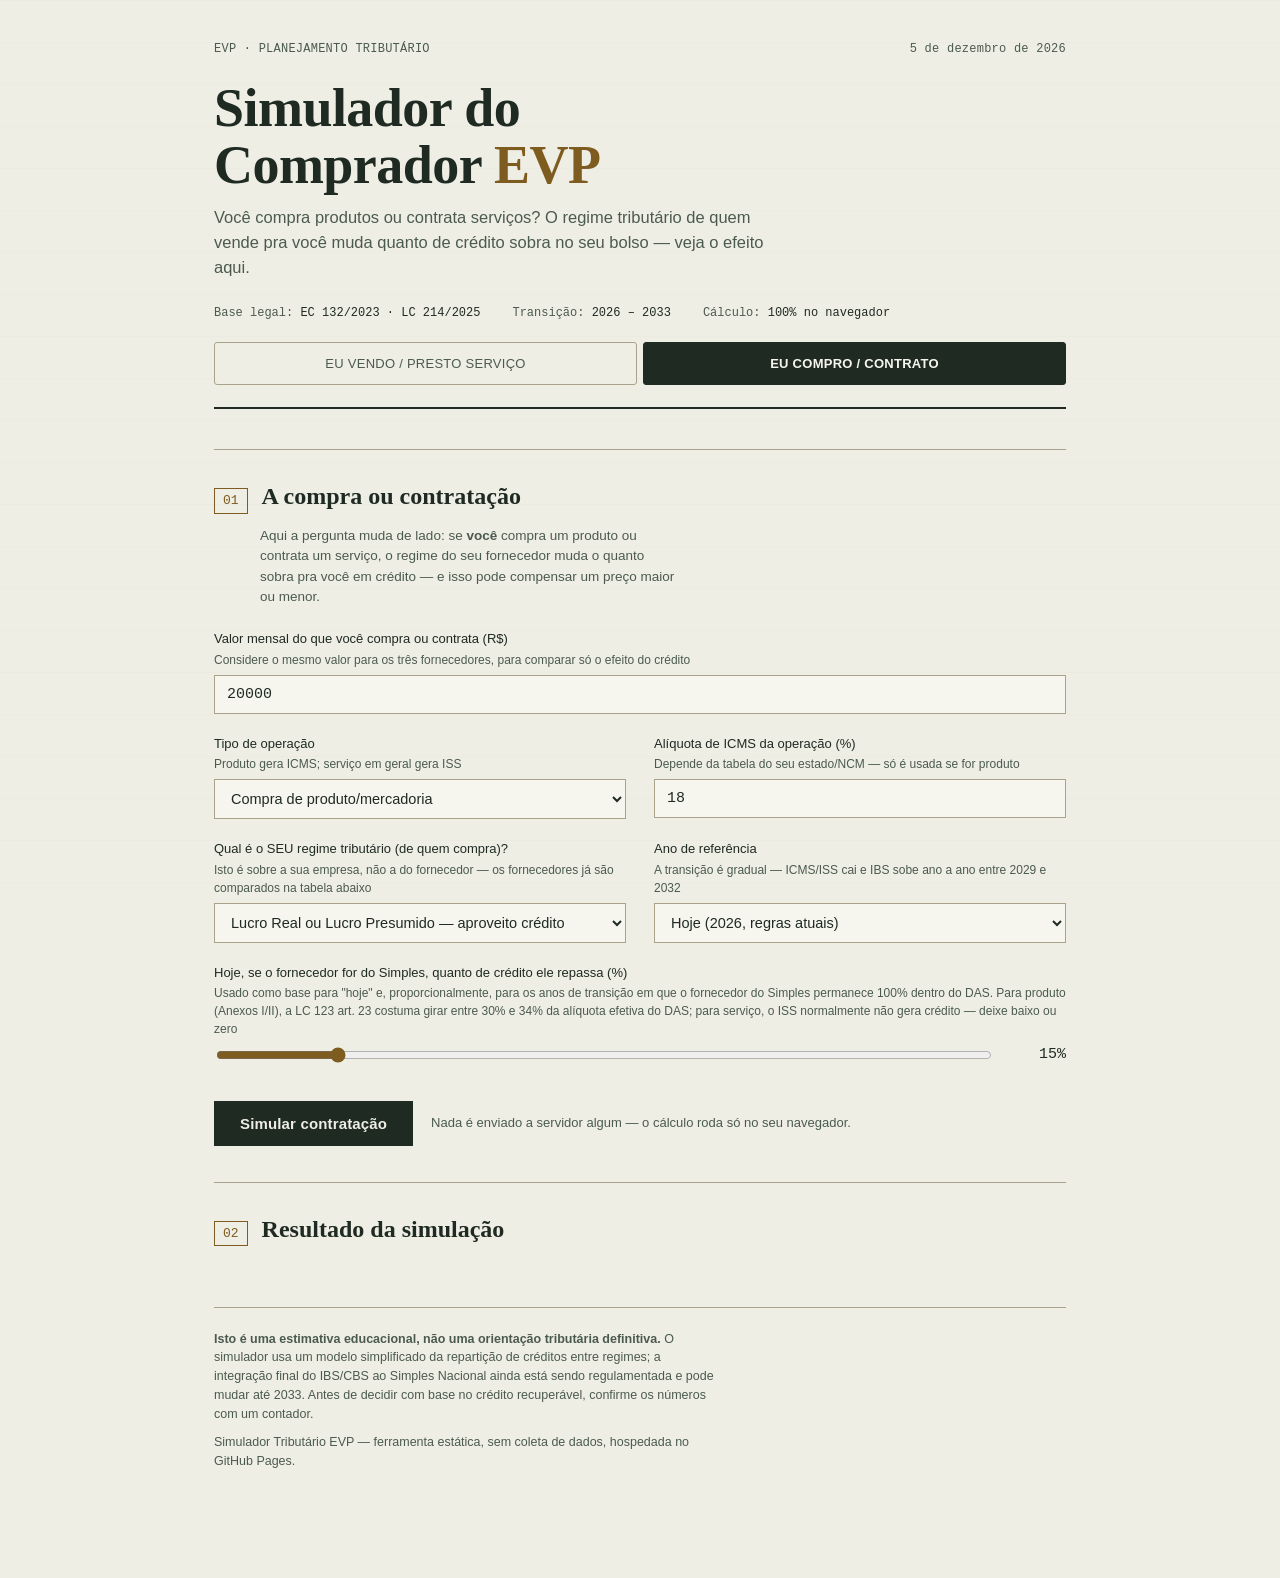
<file: comprador.html>
<!DOCTYPE html>
<html lang="pt-BR">
<head>
<meta charset="UTF-8">
<meta name="viewport" content="width=device-width, initial-scale=1.0">
<title>Simulador do Comprador — Quanto de crédito sobra pra você | EVP</title>
<meta name="description" content="Descubra quanto de crédito tributário sobra pra você dependendo do regime do fornecedor ou prestador que você contrata.">
<link rel="stylesheet" href="styles.css">
</head>
<body>
<div class="wrap">

  <header class="doc">
    <div class="doc-top">
      <span>EVP · PLANEJAMENTO TRIBUTÁRIO</span>
      <span id="today"></span>
    </div>
    <h1 class="title">Simulador do<br>Comprador <em>EVP</em></h1>
    <p class="subtitle">Você compra produtos ou contrata serviços? O regime tributário de quem vende pra você muda quanto de crédito sobra no seu bolso — veja o efeito aqui.</p>
    <div class="doc-meta">
      <span>Base legal: <strong>EC 132/2023 · LC 214/2025</strong></span>
      <span>Transição: <strong>2026 – 2033</strong></span>
      <span>Cálculo: <strong>100% no navegador</strong></span>
    </div>
    <nav class="env-switch">
      <a href="index.html">Eu vendo / presto serviço</a>
      <a href="comprador.html" class="active">Eu compro / contrato</a>
    </nav>
  </header>

  <section class="sheet" id="form-section">
    <div class="sheet-head">
      <span class="sheet-num">01</span>
      <h2>A compra ou contratação</h2>
    </div>
    <p class="sheet-note">Aqui a pergunta muda de lado: se <strong>você</strong> compra um produto ou contrata um serviço, o regime do seu fornecedor muda o quanto sobra pra você em crédito — e isso pode compensar um preço maior ou menor.</p>

    <div class="grid">
      <div class="field span2">
        <label for="valorContratado">Valor mensal do que você compra ou contrata (R$)
          <span class="hint">Considere o mesmo valor para os três fornecedores, para comparar só o efeito do crédito</span>
        </label>
        <input type="text" inputmode="numeric" id="valorContratado" value="20000">
      </div>

      <div class="field">
        <label for="tipoOperacao">Tipo de operação
          <span class="hint">Produto gera ICMS; serviço em geral gera ISS</span>
        </label>
        <select id="tipoOperacao">
          <option value="produto">Compra de produto/mercadoria</option>
          <option value="servico">Contratação de serviço</option>
        </select>
      </div>

      <div class="field">
        <label for="icmsCompra">Alíquota de ICMS da operação (%)
          <span class="hint">Depende da tabela do seu estado/NCM — só é usada se for produto</span>
        </label>
        <input type="text" inputmode="decimal" id="icmsCompra" value="18">
      </div>

      <div class="field">
        <label for="aproveitaCredito">Qual é o SEU regime tributário (de quem compra)?
          <span class="hint">Isto é sobre a sua empresa, não a do fornecedor — os fornecedores já são comparados na tabela abaixo</span>
        </label>
        <select id="aproveitaCredito">
          <option value="sim">Lucro Real ou Lucro Presumido — aproveito crédito</option>
          <option value="nao">Simples Nacional, MEI ou consumidor final — não aproveito crédito</option>
        </select>
      </div>

      <div class="field">
        <label for="momentoCompra">Ano de referência
          <span class="hint">A transição é gradual — ICMS/ISS cai e IBS sobe ano a ano entre 2029 e 2032</span>
        </label>
        <select id="momentoCompra">
          <option value="hoje">Hoje (2026, regras atuais)</option>
          <option value="2027">2027 — CBS cheia, PIS/COFINS extinto, IBS ainda em teste</option>
          <option value="2028">2028 — igual a 2027 (ano de consolidação)</option>
          <option value="2029">2029 — ICMS/ISS a 90%, IBS a 10%</option>
          <option value="2030">2030 — ICMS/ISS a 80%, IBS a 20%</option>
          <option value="2031">2031 — ICMS/ISS a 70%, IBS a 30%</option>
          <option value="2032">2032 — ICMS/ISS a 60%, IBS a 40%</option>
          <option value="2033">2033 — regime pleno (ICMS/ISS extintos)</option>
        </select>
      </div>

      <div class="field" id="hibridoField" style="display:none;">
        <label for="fornecedorHibrido">Se o fornecedor for do Simples
          <span class="hint">A partir de 2027 ele pode optar por apurar o IBS/CBS por fora do DAS</span>
        </label>
        <select id="fornecedorHibrido">
          <option value="nao">Continua tudo dentro do DAS</option>
          <option value="sim">Apura o IBS/CBS por fora (híbrido)</option>
        </select>
      </div>

      <div class="field span2" id="repasseSimplesField">
        <label for="repasseSimples">Hoje, se o fornecedor for do Simples, quanto de crédito ele repassa (%)
          <span class="hint">Usado como base para "hoje" e, proporcionalmente, para os anos de transição em que o fornecedor do Simples permanece 100% dentro do DAS. Para produto (Anexos I/II), a LC 123 art. 23 costuma girar entre 30% e 34% da alíquota efetiva do DAS; para serviço, o ISS normalmente não gera crédito — deixe baixo ou zero</span>
        </label>
        <div class="range-row">
          <input type="range" id="repasseSimples" min="0" max="100" value="15">
          <output id="repasseSimplesOut">15%</output>
        </div>
      </div>

      <div class="field span2" id="ivaRateField" style="display:none;">
        <label for="ivaRate">Alíquota de referência do IVA dual (CBS + IBS) em regime pleno (%)
          <span class="hint">Referência oficial atual: 8,8% de CBS + 17,7% de IBS = 26,5%. Usada para repartir o CBS/IBS proporcionalmente em qualquer ano da transição</span>
        </label>
        <div class="range-row">
          <input type="range" id="ivaRate" min="20" max="30" step="0.1" value="26.5">
          <output id="ivaRateOut">26,5%</output>
        </div>
      </div>
    </div>

    <div class="btn-row">
      <button class="calc" id="calcCompradorBtn">Simular contratação</button>
      <span class="btn-caption">Nada é enviado a servidor algum — o cálculo roda só no seu navegador.</span>
    </div>
  </section>

  <section class="sheet" id="results-section">
    <div class="sheet-head">
      <span class="sheet-num">02</span>
      <h2>Resultado da simulação</h2>
    </div>

    <div id="compradorResults" style="display:none;">
      <div class="verdict" id="verdictComprador"></div>
      <table class="compare" id="compradorTable">
        <caption>Custo líquido estimado, por regime do fornecedor</caption>
        <thead>
          <tr>
            <th>Fornecedor</th>
            <th class="num">Crédito recuperável</th>
            <th class="num">Custo líquido</th>
          </tr>
        </thead>
        <tbody id="compradorBody"></tbody>
      </table>
      <p class="reform-note">"Crédito recuperável" é o quanto você consegue abater do que compra ou contrata, se você for contribuinte do regime normal. Quanto maior o crédito, menor o custo líquido efetivo da compra — mesmo que o preço de tabela seja igual entre fornecedores.</p>
    </div>
  </section>

  <footer>
    <p><strong>Isto é uma estimativa educacional, não uma orientação tributária definitiva.</strong> O simulador usa um modelo simplificado da repartição de créditos entre regimes; a integração final do IBS/CBS ao Simples Nacional ainda está sendo regulamentada e pode mudar até 2033. Antes de decidir com base no crédito recuperável, confirme os números com um contador.</p>
    <p>Simulador Tributário EVP — ferramenta estática, sem coleta de dados, hospedada no GitHub Pages.</p>
  </footer>

</div>

<script src="helpers.js"></script>
<script>
(function(){
  const $ = (id) => document.getElementById(id);

  $('today').textContent = new Date().toLocaleDateString('pt-BR', { year:'numeric', month:'long', day:'numeric' });

  // ---------- Cronograma oficial da transição (LC 214/2025) ----------
  // Referência: CBS ~8,8% (cheia desde 2027, substitui PIS/COFINS de imediato);
  // IBS ~17,7% (entra por fases, substituindo ICMS/ISS gradualmente 2029-2032).
  const CBS_REF = 8.8, IBS_REF = 17.7;
  const TRANSICAO = {
    '2027': { ibsFrac: 0.1 / IBS_REF, icmsIssFrac: 1.00 },
    '2028': { ibsFrac: 0.1 / IBS_REF, icmsIssFrac: 1.00 },
    '2029': { ibsFrac: 0.10, icmsIssFrac: 0.90 },
    '2030': { ibsFrac: 0.20, icmsIssFrac: 0.80 },
    '2031': { ibsFrac: 0.30, icmsIssFrac: 0.70 },
    '2032': { ibsFrac: 0.40, icmsIssFrac: 0.60 },
    '2033': { ibsFrac: 1.00, icmsIssFrac: 0.00 },
  };

  // ---------- Simulação do comprador/contratante ----------
  function calcComprador(valor, tipoOperacao, icmsCompraPct, ano, fornecedorHibrido, repasseSimplesPct, ivaRateVal){
    const produto = tipoOperacao === 'produto';

    if (ano === 'hoje'){
      // Hoje (2026): CBS/IBS ainda em fase de teste, compensados — na prática,
      // vale o sistema antigo (ICMS/ISS/PIS/COFINS) sem alteração de carga.
      const creditoSimples = valor * (repasseSimplesPct / 100);
      const creditoPresumido = produto ? valor * (icmsCompraPct / 100) : 0;
      const creditoRPA = produto
        ? valor * ((icmsCompraPct / 100) + 0.0165 + 0.076)
        : valor * (0.0165 + 0.076);
      return {
        simples: { credito: creditoSimples, custoLiquido: valor - creditoSimples },
        presumido: { credito: creditoPresumido, custoLiquido: valor - creditoPresumido },
        rpa: { credito: creditoRPA, custoLiquido: valor - creditoRPA },
      };
    }

    const fase = TRANSICAO[ano];
    // Reparte a alíquota informada no slider na mesma proporção CBS/IBS da
    // referência oficial (8,8% / 17,7%), para respeitar eventual ajuste do usuário.
    const cbsRatePct = ivaRateVal * (CBS_REF / (CBS_REF + IBS_REF));
    const ibsRatePct = ivaRateVal * (IBS_REF / (CBS_REF + IBS_REF));

    // Regime normal (Lucro Real e, a partir de 2027, também Lucro Presumido —
    // a tomada de crédito de IBS/CBS deixa de depender do regime do IRPJ,
    // ao contrário do PIS/COFINS cumulativo de hoje, que é extinto em 2027).
    // CBS já em alíquota cheia desde 2027; IBS entra por fases, convivendo com
    // o ICMS/ISS residual, que ainda gera crédito normalmente (só para produto).
    const creditoPct = (cbsRatePct / 100)
                      + (fase.ibsFrac * ibsRatePct / 100)
                      + (produto ? fase.icmsIssFrac * (icmsCompraPct / 100) : 0);
    const creditoRegimeNormal = valor * creditoPct;

    // Simples: se optar por apurar o IBS/CBS por fora do DAS (híbrido), o
    // crédito gerado equivale ao do regime normal. Se permanecer 100% dentro
    // do DAS, assumimos — de forma conservadora — que só a parcela ainda
    // correspondente a ICMS/ISS dentro do DAS segue repassando crédito, na
    // mesma proporção de hoje; a regulamentação de como o CBS/IBS aparece
    // dentro do DAS para quem NÃO migra ainda não foi fechada.
    const creditoSimplesDas = valor * (repasseSimplesPct / 100) * fase.icmsIssFrac;
    const creditoSimples = fornecedorHibrido ? creditoRegimeNormal : creditoSimplesDas;

    return {
      simples: { credito: creditoSimples, custoLiquido: valor - creditoSimples },
      presumido: { credito: creditoRegimeNormal, custoLiquido: valor - creditoRegimeNormal },
      rpa: { credito: creditoRegimeNormal, custoLiquido: valor - creditoRegimeNormal },
    };
  }

  // ---------- UI wiring ----------
  const repasseSimples = $('repasseSimples'), repasseSimplesOut = $('repasseSimplesOut');
  repasseSimples.addEventListener('input', () => repasseSimplesOut.textContent = repasseSimples.value + '%');

  const ivaRate = $('ivaRate'), ivaRateOut = $('ivaRateOut');
  ivaRate.addEventListener('input', () => ivaRateOut.textContent = parseFloat(ivaRate.value).toLocaleString('pt-BR',{minimumFractionDigits:1}) + '%');

  const momentoCompra = $('momentoCompra'), hibridoField = $('hibridoField');
  const ivaRateField = $('ivaRateField');
  momentoCompra.addEventListener('change', () => {
    const emTransicao = momentoCompra.value !== 'hoje';
    hibridoField.style.display = emTransicao ? 'flex' : 'none';
    ivaRateField.style.display = emTransicao ? 'flex' : 'none';
  });

  $('calcCompradorBtn').addEventListener('click', () => {
    const valor = parseNum($('valorContratado').value) || 0;
    const tipoOperacao = $('tipoOperacao').value;
    const icmsCompraPct = parseNum($('icmsCompra').value);
    const aproveita = $('aproveitaCredito').value === 'sim';
    const ano = momentoCompra.value;
    const hibrido = $('fornecedorHibrido').value === 'sim';
    const repasseSimplesPct = parseFloat(repasseSimples.value);
    const ivaRateVal = parseFloat(ivaRate.value);

    if (valor <= 0){
      alert('Informe o valor contratado para calcular.');
      return;
    }

    const verdictComprador = $('verdictComprador');
    const compradorBody = $('compradorBody');
    compradorBody.innerHTML = '';

    if (!aproveita){
      verdictComprador.innerHTML = `
        <h3>O regime do fornecedor não muda seu custo</h3>
        <p>Como a <strong>sua</strong> empresa não aproveita crédito tributário (Simples, MEI ou consumidor final), o valor líquido de comprar de qualquer um dos três fornecedores é o mesmo: <span class="savings">${fmtBRL(valor)}</span>. Nesse caso, compare só preço, prazo e qualidade — o regime de quem vende para você só importa se a sua própria empresa consegue se creditar.</p>
      `;
      ['Simples Nacional','Lucro Presumido','Lucro Real (RPA)'].forEach(label => {
        const tr = document.createElement('tr');
        tr.innerHTML = `<td>${label}</td><td class="num">${fmtBRL(0)}</td><td class="num">${fmtBRL(valor)}</td>`;
        compradorBody.appendChild(tr);
      });
      $('compradorResults').style.display = 'block';
      $('compradorResults').scrollIntoView({ behavior:'smooth', block:'start' });
      return;
    }

    const r = calcComprador(valor, tipoOperacao, icmsCompraPct, ano, hibrido, repasseSimplesPct, ivaRateVal);
    const rows = [
      { label: 'Simples Nacional', ...r.simples },
      { label: 'Lucro Presumido', ...r.presumido },
      { label: 'Lucro Real (RPA)', ...r.rpa },
    ];
    let best = 0;
    rows.forEach((row, i) => { if (row.custoLiquido < rows[best].custoLiquido) best = i; });

    rows.forEach((row, i) => {
      const tr = document.createElement('tr');
      if (i === best) tr.className = 'best';
      tr.innerHTML = `<td>${row.label}</td><td class="num">${fmtBRL(row.credito)}</td><td class="num">${fmtBRL(row.custoLiquido)}</td>`;
      compradorBody.appendChild(tr);
    });

    const diff = Math.max(...rows.map(r=>r.custoLiquido)) - Math.min(...rows.map(r=>r.custoLiquido));
    const anoLabel = ano === 'hoje' ? 'Hoje (2026)' : `Em ${ano}`;
    let explicacao;
    if (ano === 'hoje'){
      explicacao = 'Fornecedores do Lucro Real já operam hoje em regime não cumulativo pleno; o Presumido só se credita de ICMS (em produto); o Simples costuma gerar pouco ou nenhum crédito.';
    } else if (r.presumido.credito === r.rpa.credito && r.simples.credito === r.rpa.credito){
      explicacao = 'Nesse ano, com os números informados, o crédito já converge entre os três — Presumido e RPA ficam iguais porque o crédito de CBS/IBS não depende mais do regime do IRPJ, e o fornecedor do Simples que você assumiu como híbrido também passa a gerar o mesmo crédito.';
    } else {
      explicacao = hibrido
        ? 'Você assumiu que o fornecedor do Simples opta pelo híbrido a partir de 2027, então o crédito dele já se equipara ao do Presumido/Real. A diferença que sobra vem principalmente do ICMS/ISS residual, que ainda está em transição até 2033.'
        : 'Como o fornecedor do Simples permaneceu totalmente dentro do DAS, ele ainda repassa menos crédito do que um fornecedor do regime normal nesse ano — mude a opção acima para comparar o cenário híbrido.';
    }
    verdictComprador.innerHTML = `
      <h3>${anoLabel}, comprar de um fornecedor do ${rows[best].label} sai mais barato pra você</h3>
      <p>Considerando o mesmo preço de tabela, a diferença de custo líquido entre a melhor e a pior opção é de <span class="savings">${fmtBRL(diff)}</span> por mês — só por causa do crédito que sobra pra você.</p>
      <p>${explicacao}</p>
      ${ano !== 'hoje' ? '<p style="font-size:13px; color:var(--ink-soft);">A regulamentação da transição ainda está em curso (principalmente como o Simples destaca CBS/IBS dentro do DAS até migrar). Trate estes números como estimativa para apoiar a decisão, não como valor definitivo.</p>' : ''}
    `;

    $('compradorResults').style.display = 'block';
    $('compradorResults').scrollIntoView({ behavior:'smooth', block:'start' });
  });
})();
</script>
</body>
</html>
</file>
<file: styles.css>
/* Estilos compartilhados — Simulador Tributário EVP
   Usado por index.html (visão de quem vende/presta serviço)
   e comprador.html (visão de quem compra/contrata) */

  :root{
    --paper: #efeee4;
    --paper-raised: #f7f6ee;
    --ink: #1e2a22;
    --ink-soft: #4b5a4f;
    --rule: #c9c4b2;
    --rule-strong: #a9a38c;
    --brass: #a8792e;
    --brass-dark: #7e5b1f;
    --brick: #8b3a3a;
    --forest: #3c5a41;
    --serif: 'Source Serif 4', serif;
    --sans: 'IBM Plex Sans', sans-serif;
    --mono: 'IBM Plex Mono', monospace;
  }

  *{ box-sizing: border-box; }
  html{ scroll-behavior: smooth; }

  body{
    margin:0;
    background: var(--paper);
    color: var(--ink);
    font-family: var(--sans);
    line-height: 1.5;
    -webkit-font-smoothing: antialiased;
  }

  body::before{
    content:"";
    position: fixed;
    inset:0;
    pointer-events:none;
    background-image:
      linear-gradient(var(--rule) 1px, transparent 1px);
    background-size: 100% 42px;
    opacity: .05;
    z-index: 0;
  }

  .wrap{
    max-width: 900px;
    margin: 0 auto;
    padding: 0 24px 96px;
    position: relative;
    z-index: 1;
  }

  /* ---------- Header / document block ---------- */
  header.doc{
    border-bottom: 2px solid var(--ink);
    padding: 40px 0 22px;
    margin-bottom: 40px;
  }
  .doc-top{
    display:flex;
    justify-content: space-between;
    align-items: baseline;
    font-family: var(--mono);
    font-size: 12px;
    color: var(--ink-soft);
    letter-spacing: .02em;
    margin-bottom: 22px;
  }
  h1.title{
    font-family: var(--serif);
    font-weight: 700;
    font-size: clamp(34px, 5.5vw, 54px);
    line-height: 1.05;
    margin: 0 0 12px;
    letter-spacing: -0.01em;
  }
  h1.title em{
    font-style: normal;
    color: var(--brass-dark);
  }
  .subtitle{
    max-width: 60ch;
    font-size: 16.5px;
    color: var(--ink-soft);
    margin: 0;
  }
  .doc-meta{
    margin-top: 24px;
    display:flex;
    gap: 32px;
    flex-wrap: wrap;
    font-family: var(--mono);
    font-size: 12px;
    color: var(--ink-soft);
  }
  .doc-meta strong{ color: var(--ink); font-weight: 500; }

  /* ---------- Section framing (form as ledger) ---------- */
  section.sheet{
    border-top: 1px solid var(--rule-strong);
    padding-top: 28px;
    margin-top: 36px;
  }
  .sheet-head{
    display:flex;
    align-items:baseline;
    gap: 14px;
    margin-bottom: 22px;
  }
  .sheet-num{
    font-family: var(--mono);
    font-size: 13px;
    color: var(--brass-dark);
    border: 1px solid var(--brass-dark);
    padding: 2px 8px;
    flex-shrink:0;
  }
  .sheet-head h2{
    font-family: var(--serif);
    font-weight: 600;
    font-size: 24px;
    margin: 0;
  }
  .sheet-note{
    font-size: 13.5px;
    color: var(--ink-soft);
    margin: -10px 0 22px 46px;
    max-width: 56ch;
  }

  /* ---------- Fields ---------- */
  .grid{
    display:grid;
    grid-template-columns: 1fr 1fr;
    gap: 20px 28px;
  }
  .grid.full{ grid-template-columns: 1fr; }
  .field{ display:flex; flex-direction:column; gap:6px; }
  .field.span2{ grid-column: 1 / -1; }
  label{
    font-size: 13px;
    font-weight: 500;
    color: var(--ink);
  }
  label .hint{
    display:block;
    font-weight: 400;
    color: var(--ink-soft);
    font-size: 12px;
    margin-top: 2px;
  }
  input[type="text"], input[type="number"], select{
    font-family: var(--mono);
    font-size: 15px;
    padding: 10px 12px;
    border: 1px solid var(--rule-strong);
    background: var(--paper-raised);
    color: var(--ink);
    border-radius: 0;
    width: 100%;
  }
  select{ font-family: var(--sans); font-size: 14.5px; }
  input:focus, select:focus{
    outline: 2px solid var(--brass);
    outline-offset: 1px;
    border-color: var(--brass);
  }
  input[type="range"]{
    width: 100%;
    accent-color: var(--brass-dark);
  }
  .range-row{
    display:flex; align-items:center; gap:14px;
  }
  .range-row output{
    font-family: var(--mono);
    font-size: 15px;
    min-width: 58px;
    text-align:right;
  }

  .btn-row{
    margin-top: 34px;
    display:flex;
    align-items:center;
    gap: 18px;
    flex-wrap: wrap;
  }
  button.calc{
    font-family: var(--sans);
    font-weight: 600;
    font-size: 15px;
    background: var(--ink);
    color: var(--paper);
    border: none;
    padding: 14px 26px;
    cursor: pointer;
    letter-spacing: .01em;
  }
  button.calc:hover{ background: var(--brass-dark); }
  .btn-caption{ font-size: 13px; color: var(--ink-soft); }

  /* ---------- Results ---------- */
  #results{ display:none; }

  .tabs{
    display:flex;
    gap: 4px;
    margin-bottom: -1px;
  }
  .tab-btn{
    font-family: var(--sans);
    font-weight: 500;
    font-size: 14px;
    background: var(--paper);
    color: var(--ink-soft);
    border: 1px solid var(--rule-strong);
    border-bottom: none;
    padding: 10px 18px 12px;
    cursor: pointer;
    position: relative;
    top: 1px;
  }
  .tab-btn.active{
    background: var(--paper-raised);
    color: var(--ink);
    font-weight: 600;
    border-color: var(--ink);
  }
  .tab-btn:not(.active):hover{ color: var(--ink); }

  /* ---------- Env switch (topo: alternar entre visão vendedor/comprador) ---------- */
  .env-switch{
    display:flex;
    gap: 6px;
    margin: 20px 0 0;
  }
  .env-switch a{
    flex: 1;
    text-align:center;
    font-family: var(--sans);
    font-weight: 500;
    font-size: 13px;
    letter-spacing: .02em;
    text-transform: uppercase;
    text-decoration:none;
    color: var(--ink-soft);
    background: var(--paper);
    border: 1px solid var(--rule-strong);
    border-radius: 3px;
    padding: 11px 14px;
    transition: background .15s, color .15s, border-color .15s;
  }
  .env-switch a:hover{ color: var(--ink); border-color: var(--ink); }
  .env-switch a.active{
    background: var(--ink);
    color: var(--paper-raised);
    border-color: var(--ink);
    font-weight: 600;
    cursor: default;
  }
  @media (max-width: 520px){
    .env-switch{ flex-direction: column; }
  }

  .tab-panel{
    border: 1px solid var(--ink);
    border-top-color: var(--ink);
    padding: 26px 24px 6px;
    background: var(--paper-raised);
  }
  .verdict{
    border: 2px solid var(--ink);
    padding: 26px 26px 24px;
    margin-bottom: 32px;
    position: relative;
    background: var(--paper-raised);
  }
  .verdict::before{
    content: "PARECER";
    position:absolute;
    top:-11px; left: 22px;
    background: var(--paper-raised);
    padding: 0 8px;
    font-family: var(--mono);
    font-size: 11px;
    letter-spacing: .08em;
    color: var(--brass-dark);
  }
  .verdict h3{
    font-family: var(--serif);
    font-size: 22px;
    margin: 4px 0 10px;
  }
  .verdict p{ margin: 0 0 10px; color: var(--ink-soft); font-size: 14.5px; }
  .verdict p:last-child{ margin-bottom: 0; }
  .verdict .savings{
    font-family: var(--mono);
    color: var(--forest);
    font-weight: 600;
  }
  .verdict .savings.negative{ color: var(--brick); }

  table.compare{
    width: 100%;
    border-collapse: collapse;
    margin-bottom: 28px;
    font-size: 14.5px;
  }
  table.compare caption{
    text-align:left;
    font-family: var(--mono);
    font-size: 12px;
    color: var(--ink-soft);
    margin-bottom: 8px;
  }
  table.compare th, table.compare td{
    border-bottom: 1px solid var(--rule);
    padding: 10px 8px;
    text-align: right;
  }
  table.compare th:first-child, table.compare td:first-child{
    text-align:left;
  }
  table.compare thead th{
    font-weight: 600;
    border-bottom: 2px solid var(--ink);
    color: var(--ink-soft);
    font-size: 12.5px;
    text-transform: none;
  }
  table.compare td.num, table.compare th.num{ font-family: var(--mono); }
  table.compare tr.best td{ font-weight: 600; color: var(--forest); }
  table.compare tr.best td:first-child::after{
    content: " ◆ menor carga hoje";
    font-family: var(--sans);
    font-weight: 400;
    font-size: 11.5px;
    color: var(--forest);
  }

  details.breakdown{
    border: 1px solid var(--rule-strong);
    padding: 14px 18px;
    margin-bottom: 14px;
    background: var(--paper-raised);
  }
  details.breakdown summary{
    cursor: pointer;
    font-weight: 600;
    font-size: 14px;
    list-style: none;
  }
  details.breakdown summary::-webkit-details-marker{ display:none; }
  details.breakdown summary::before{
    content: "+ ";
    font-family: var(--mono);
    color: var(--brass-dark);
  }
  details.breakdown[open] summary::before{ content: "– "; }
  .bk-row{
    display:flex; justify-content: space-between;
    font-family: var(--mono);
    font-size: 13px;
    padding: 6px 0;
    border-bottom: 1px dashed var(--rule);
  }
  .bk-row:last-child{ border-bottom:none; font-weight:600; padding-top:10px; }
  .bk-row span:first-child{ font-family: var(--sans); color: var(--ink-soft); }

  .reform-note{
    font-size: 13.5px;
    color: var(--ink-soft);
    border-left: 3px solid var(--brass);
    padding: 4px 0 4px 16px;
    margin: 18px 0 0;
  }

  footer{
    margin-top: 60px;
    padding-top: 22px;
    border-top: 1px solid var(--rule-strong);
    font-size: 12.5px;
    color: var(--ink-soft);
  }
  footer p{ max-width: 72ch; margin: 0 0 10px; }

  @media (max-width: 640px){
    .grid{ grid-template-columns: 1fr; }
    .sheet-note{ margin-left: 0; }
  }
</file>
